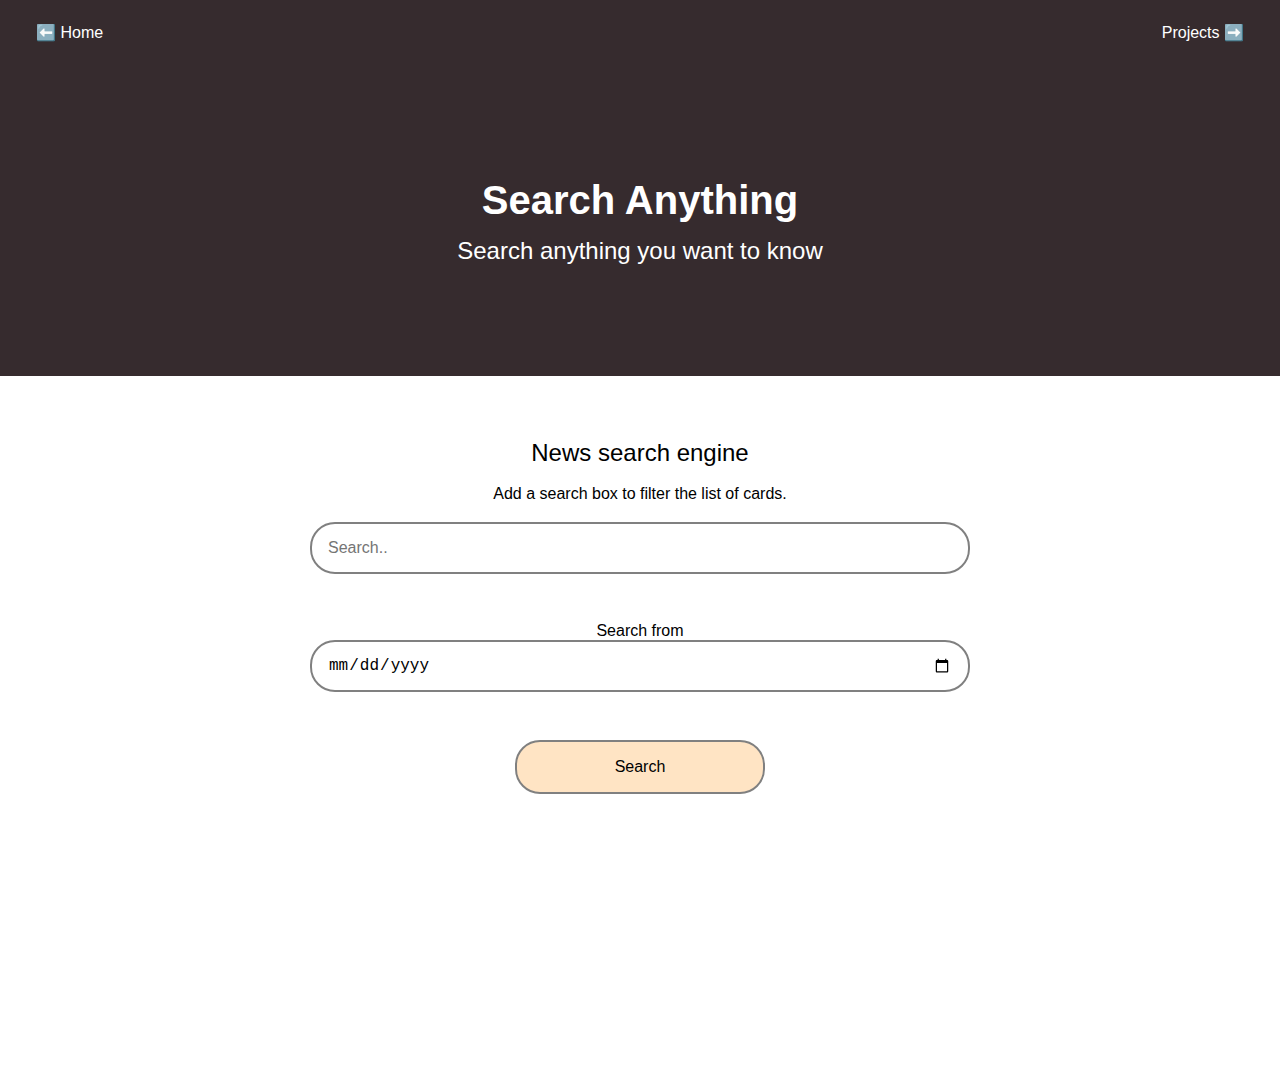
<file: api.html>
<!DOCTYPE html>
<html lang="en">

<head>
  <meta charset="UTF-8">
  <meta http-equiv="X-UA-Compatible" content="IE=edge">
  <meta name="viewport" content="width=device-width, initial-scale=1.0">
  <link rel="stylesheet" type="text/css" href="api-reset-style.css">
  <link rel="stylesheet" type="text/css" href="api-fonts-style.css">
  <link rel="stylesheet" type="text/css" href="api-global-style.css">
  <link rel="stylesheet" type="text/css" href="api-style.css">
  <title>API</title>
</head>

<header>
  <nav>
      <div class="top-links">
          <a href="index.html">⬅️ Home</a>
          <a href="projects.html">Projects ➡️</a>
      </div>
  </nav>
</header>

<body>
  <!-- Heading for the Page -->
  <header class="header-container">
    <h1>Search Anything</h1>
    <h2>Search anything you want to know</h2>
  </header>
  <section class="option-2-enhanced">
    <div class="option-container">
      <h2>News search engine</h2>
      <p>Add a search box to filter the list of cards.</p>
      <!--Search box to find content on cards-->
      <div class="box" style="text-align: center;">
        <input id="searchbar" class="search" type="text" name="search" placeholder="Search..">
      </div>
      <div class="year"><label for="year">Search from</label><br><input type="date" name="date" id="date"></div>
      <div class="submit"><input id="submit-button" type="button" value="Search"></div>
    </div>
    <div class="container">
      <!--Display cards-->
      <ul id="option-1-results" class="card-container"></ul>
    </div>
  </section>
  <script src="api-script.js" defer></script>
</body>

</html>
</file>
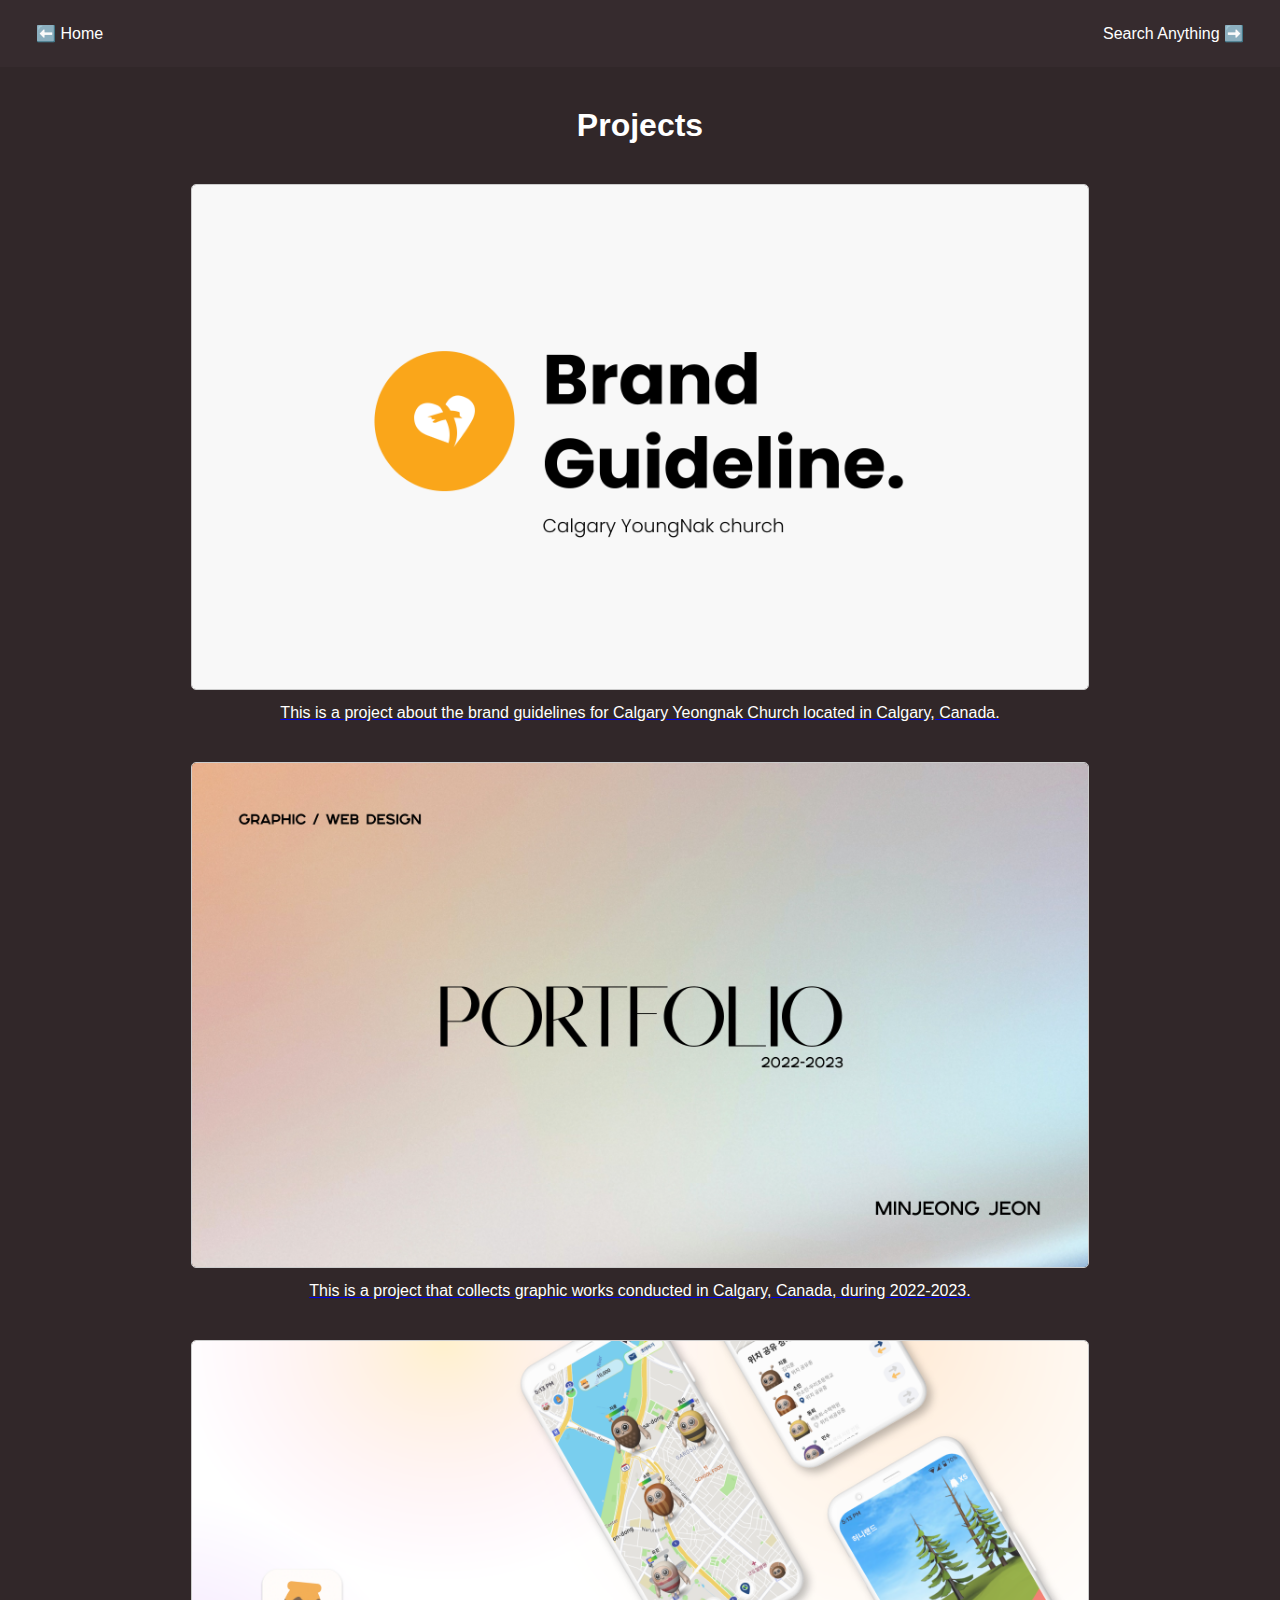
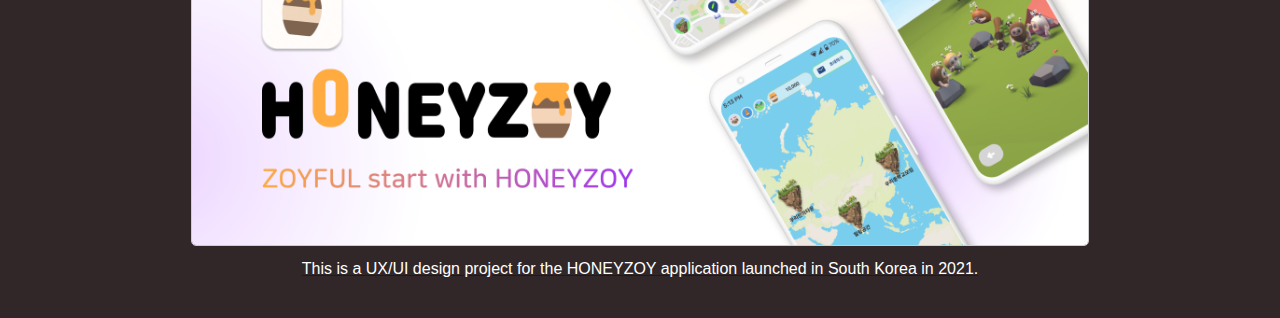
<file: projects.html>
<!DOCTYPE html>
<html lang="en">
<head>
    <meta charset="UTF-8">
    <meta name="viewport" content="width=device-width, initial-scale=1.0">
    <link rel="stylesheet" href="projects-style.css">
    <title>Projects</title>
</head>
<body>
    <header>
        <nav>
            <div class="top-links">
                <a href="index.html">⬅️ Home</a>
                <a href="api.html">Search Anything ➡️</a>
            </div>
        </nav>
    </header>
    <h1>Projects</h1>

    <div class="project">
        <a href="https://jmj9626.myportfolio.com/graphic-design-2024" target="_blank">
            <img src="./images/Brand Guideline1.png" alt="Brand Guideline" class="left-image">
            <p>
                This is a project about the brand guidelines for Calgary Yeongnak Church located in Calgary, Canada.</p>
        </a>
    </div>

    <div class="project">
        <a href="https://jmj9626.myportfolio.com/graphic-design" target="_blank">
            <img src="./images/Graphic Design1.png" alt="Graphic Design" class="left-image">
            <p>This is a project that collects graphic works conducted in Calgary, Canada, during 2022-2023.</p>
        </a>
    </div>

    <div class="project">
        <a href="https://jmj9626.myportfolio.com/honeyzoy" target="_blank">
            <img src="./images/HoneyZoy1.png" alt="HoneyZoy UXUI Design" class="left-image">
            <p>
                This is a UX/UI design project for the HONEYZOY application launched in South Korea in 2021.</p>
        </a>
    </div>
</body>
</html>
</file>
<file: api-fonts-style.css>
body {
    font-family: "Roboto", sans-serif;
    font-size: 1rem;
    font-weight: 500;
    line-height: 1.1;
  }
  
  h1,
  h2,
  h3,
  h4,
  h5,
  h6,
  p {
    line-height: 1.1;
    margin: 1rem 0;
  }
  
  h1 {
    font-size: 2.5rem;
    font-weight: 600;
  }
  
  h2 {
    font-size: 1.5rem;
    font-weight: 500;
  }
  
  h3 {
    font-size: 1.25rem;
    font-weight: 200;
    text-transform: uppercase;
  }
  
  h4, h5, h6 {
    font-size: 1.25rem;
    font-weight: 600;
  }
  
  p {
    font-size: 1rem;
    font-weight: 500;
    line-height: 1.5;
  }
  
  
  button {
    font-size: 1rem;
    font-weight: 500;
  }
</file>
<file: api-global-style.css>
/* Sections */
.container {
    margin: 3rem auto;
    max-width: 75rem;
    padding: 3rem 1.5rem;
    position: relative;
  }
  
  /* Section Header Content */
  .header-container {
    background-color: #362b2e;
    text-align: center;
    padding: 6rem 1rem;
    color: #ffffff;
  }
  
  /* Option header */
  .option-container {
    text-align: center;
    background-color: #ffffff;
    padding: 3rem 1rem;
  }
</file>
<file: api-style.css>
/* Top menu styling */
.top-links {
  background-color: #362b2e;
  color: white;
  padding: 10px 20px;
  display: flex;
  justify-content: space-between;
  align-items: center;
}

.top-links ul {
  list-style-type: none;
  margin: 0;
  margin-left: 40px;
  padding: 0;
}

.top-links li {
  float: left;
}

.top-links a {
  display: block;
  color: #fff;
  text-align: center;
  padding: 14px 16px;
  text-decoration: none;
}

.top-links a:hover {
  background-color: #555;
}

.card-container {
  display: flex;
  flex-wrap: wrap;
  gap: 1.5rem;
}

.card {
  background-color: #fff;
  border-radius: 4px;
  box-shadow: 0rem 0.125rem 1.5rem rgb(0 0 0 / 12%);
  max-width: 21.1875rem;
  flex: 1 0 45%;
}

/* Tablet */
@media screen and (min-width: 768px) {
  .card {
    flex: 1 0 30%;
    max-width: 17.625rem;
  }
}

/* Desktop */
@media screen and (min-width: 1024px) {
  .card {
    flex: 1 0 20%;
  }
}

img {
  border-bottom: 0.25rem solid #fc0;
  border-radius: 0.25rem 0.25rem 0 0;
  height: auto;
  width: 100%;
}

@media screen and (min-width: 768px) {
  img {
    min-height: 15.5rem;
  }
}

@media screen and (min-width: 1200px) {
  img {
    min-height: 16.375rem;
  }
}
#searchbar, #date {
  width: 50%;
}

#submit-button {
  background-color: bisque;
  width: 20%;
  height:100%;
}
#submit-button:hover {
  background-color: rgb(176, 104, 16);
  cursor: pointer;
}
.title {
  text-align: center;
  font-size: 16pt;
  font-weight: 400;
  padding: 2px;
}
.author {
  text-align: right;
  font-size: 10pt;
  padding: 2px;
}
.description {
  font-size: 12pt;
  padding: 6px;
}

.card-content {
  padding: 1rem;
}

.header,
.subheader {
  margin: 0;
}

input {
  border: 2px solid grey;
  font-size: 1rem;
  width: 80%;
  height: 1rem;
  border-radius: 25px;
  margin-bottom: 3rem;
  padding: 1rem;
}
</file>
<file: projects-style.css>
/* Resetting default margin and padding */
body {
    background-color: #312729;
    color: white;
    font-family: 'Lato', sans-serif;
    margin: 0;
}

/* Top menu styling */
.top-links {
    background-color: #362b2e;
    color: white;
    padding: 10px 20px;
    display: flex;
    justify-content: space-between;
    align-items: center;
}

.top-links ul {
    list-style-type: none;
    margin: 0;
    margin-left: 40px;
    padding: 0;
}

.top-links li {
    float: left;
}

.top-links a {
    display: block;
    color: #fff;
    text-align: center;
    padding: 14px 16px;
    text-decoration: none;
}

.top-links a:hover {
    background-color: #555;
}

h1, p {
    margin: 0;
    margin-bottom: 40px;
    margin-top: 40px;
    text-align: center;
    padding: 0;
}

/* Main container styling */
.container {
    max-width: 1200px;
    margin: 0 auto;
    padding: 20px;
}

/* Project styling */
.project {
    display: flex;
    flex-direction: column;
    align-items: center;
    text-align: center;
}

.project img:hover {
    transform: scale(1.1);
}

.project img {
    max-width: 70%; /* Ensure image doesn't exceed container width */
    max-height: 100%; /* Ensure image doesn't exceed container height */
    border: 1px solid #ccc;
    border-radius: 5px;
    transition: transform 0.3s ease;
    margin: auto; /* Center horizontally */
}

.project p {
    color: white;
    font-size: 16px;
    margin-top: 10px;
}
</file>
